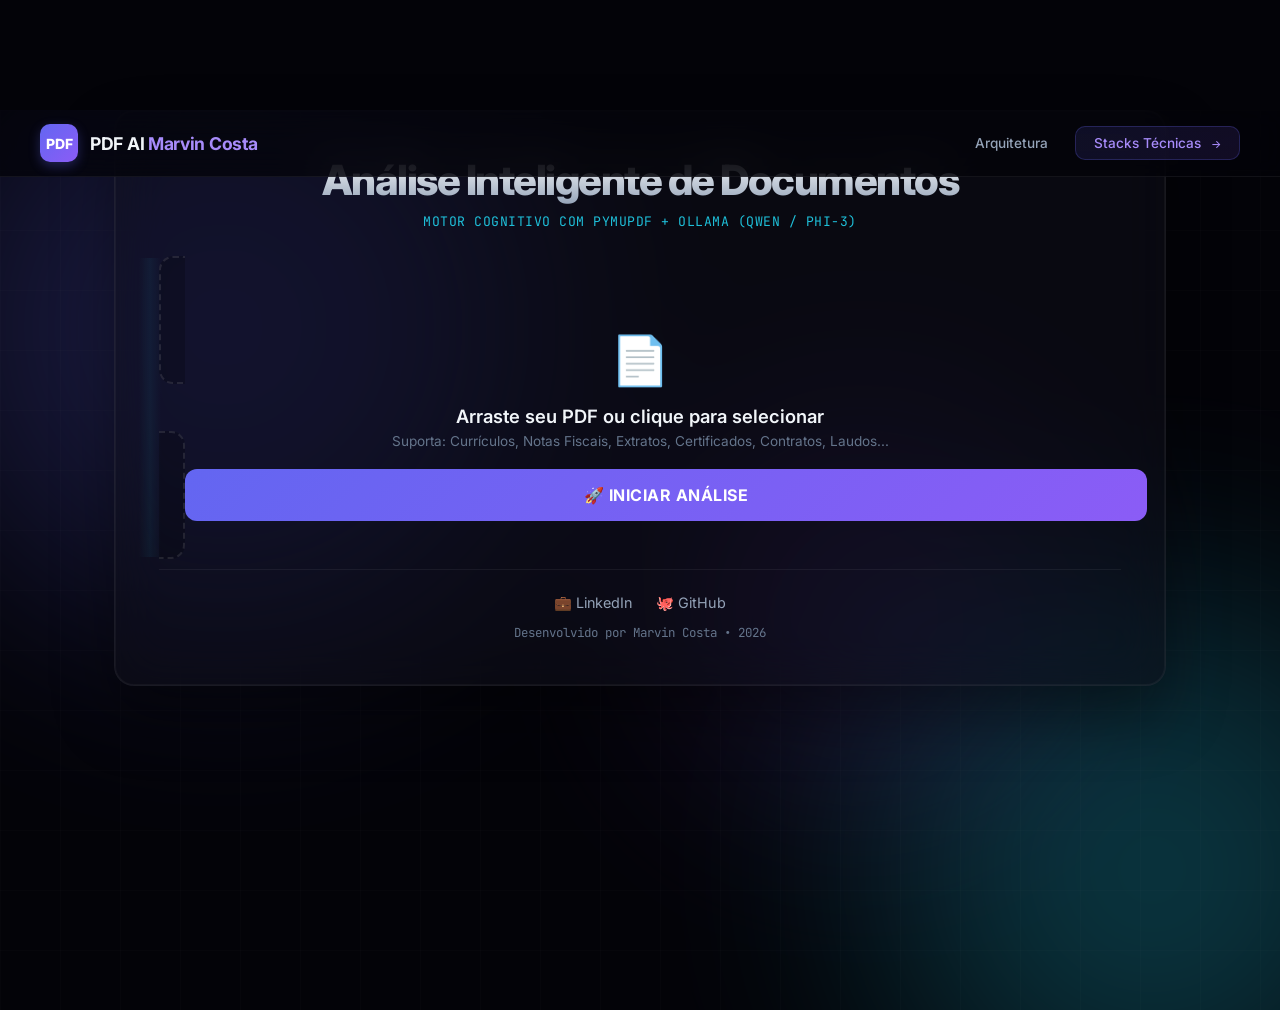
<file: frontend/index.html>
<!DOCTYPE html>
<html lang="pt-BR">

<head>
  <meta charset="UTF-8">
  <meta name="viewport" content="width=device-width, initial-scale=1.0">
  <title>PDF AI — Análise Inteligente de Documentos | Marvin Costa</title>
  <meta name="description" content="Motor de análise inteligente de PDFs com IA local. Classifica, extrai e resume currículos, notas fiscais, contratos e mais.">

  <!-- Fonts -->
  <link rel="preconnect" href="https://fonts.googleapis.com">
  <link rel="preconnect" href="https://fonts.gstatic.com" crossorigin>
  <link href="https://fonts.googleapis.com/css2?family=Inter:wght@300;400;500;600;700;800;900&family=JetBrains+Mono:wght@400;500;700&display=swap" rel="stylesheet">

  <!-- Styles -->
  <link rel="stylesheet" href="assets/css/main.css">
  <link rel="stylesheet" href="assets/css/animations.css">
  <link rel="stylesheet" href="assets/css/components.css">
  <link rel="icon" href="data:image/svg+xml,<svg xmlns=%22http://www.w3.org/2000/svg%22 viewBox=%220 0 100 100%22><text y=%22.9em%22 font-size=%2290%22>📄</text></svg>">
</head>

<body>
  <!-- Aurora Background -->
  <div class="aurora-bg">
    <div class="blob blob-1"></div>
    <div class="blob blob-2"></div>
    <div class="blob blob-3"></div>
  </div>
  <div class="grid-overlay"></div>

  <!-- Navigation -->
  <nav class="navbar">
    <a href="index.html" class="nav-brand">
      <div class="nav-logo">PDF</div>
      <div class="nav-title">PDF AI <span>Marvin Costa</span></div>
    </a>
    <div class="nav-links">
      <a href="arquitetura.html" class="nav-link">Arquitetura</a>
      <a href="stacks.html" class="nav-link stacks">Stacks Técnicas <span class="link-arrow">→</span></a>
    </div>
  </nav>

  <!-- Main Content -->
  <div class="main-wrapper">
    <div class="glass-panel" id="mainCard">
      <header>
        <h1>Análise Inteligente de Documentos</h1>
        <div class="subtitle">Motor Cognitivo com PyMuPDF + Ollama (Qwen / Phi-3)</div>
      </header>

      <div id="statusMsg" class="status-msg"></div>

      <!-- Upload Form -->
      <form id="pdfForm">
        <label class="upload-zone" id="dropZone" for="pdfFile">
          <div class="upload-icon">📄</div>
          <div class="upload-text">Arraste seu PDF ou clique para selecionar</div>
          <div class="upload-hint" id="fileLabel">Suporta: Currículos, Notas Fiscais, Extratos, Certificados, Contratos, Laudos...</div>
        </label>
        <input type="file" id="pdfFile" name="file" accept=".pdf" required>
        <button type="submit" id="submitBtn" class="btn-submit">🚀 Iniciar Análise</button>
      </form>

      <!-- Progress Bar -->
      <div id="progressContainer" class="progress-container">
        <div class="progress-bar">
          <div id="progressFill" class="progress-fill"></div>
        </div>
        <div id="progressLabel" class="progress-label">Iniciando...</div>
      </div>

      <!-- Results HUD -->
      <div id="resultsArea" class="hud-container">
        <!-- Header -->
        <div class="hud-header">
          <div class="hud-meta">
            <div id="docBadge" class="doc-badge">DOCUMENTO</div>
            <div id="methodBadge" class="method-badge ai">🤖 IA</div>
          </div>
          <div id="hudStats" class="hud-stats"></div>
        </div>

        <!-- Summary -->
        <div class="summary-card">
          <span class="hud-label">📝 Resumo da Análise</span>
          <p id="summaryText" class="summary-text">Carregando...</p>
        </div>

        <!-- Data Grid -->
        <div id="hudGrid" class="hud-grid"></div>

        <!-- Actions -->
        <div class="actions-bar">
          <button class="btn-action primary" onclick="copyJSON()">📋 Copiar JSON</button>
          <button class="btn-action" onclick="downloadJSON()">💾 Exportar JSON</button>
          <button class="btn-action" onclick="newAnalysis()">🔄 Nova Análise</button>
        </div>
      </div>

      <!-- Footer -->
      <footer class="site-footer">
        <div class="footer-links">
          <a href="https://linkedin.com/in/marvincost" target="_blank" class="footer-link">💼 LinkedIn</a>
          <a href="https://github.com/marvincoast" target="_blank" class="footer-link">🐙 GitHub</a>
        </div>
        <div class="copyright">Desenvolvido por Marvin Costa • 2026</div>
      </footer>
    </div>
  </div>

  <script src="assets/js/app.js?v=4"></script>
</body>

</html>
</file>
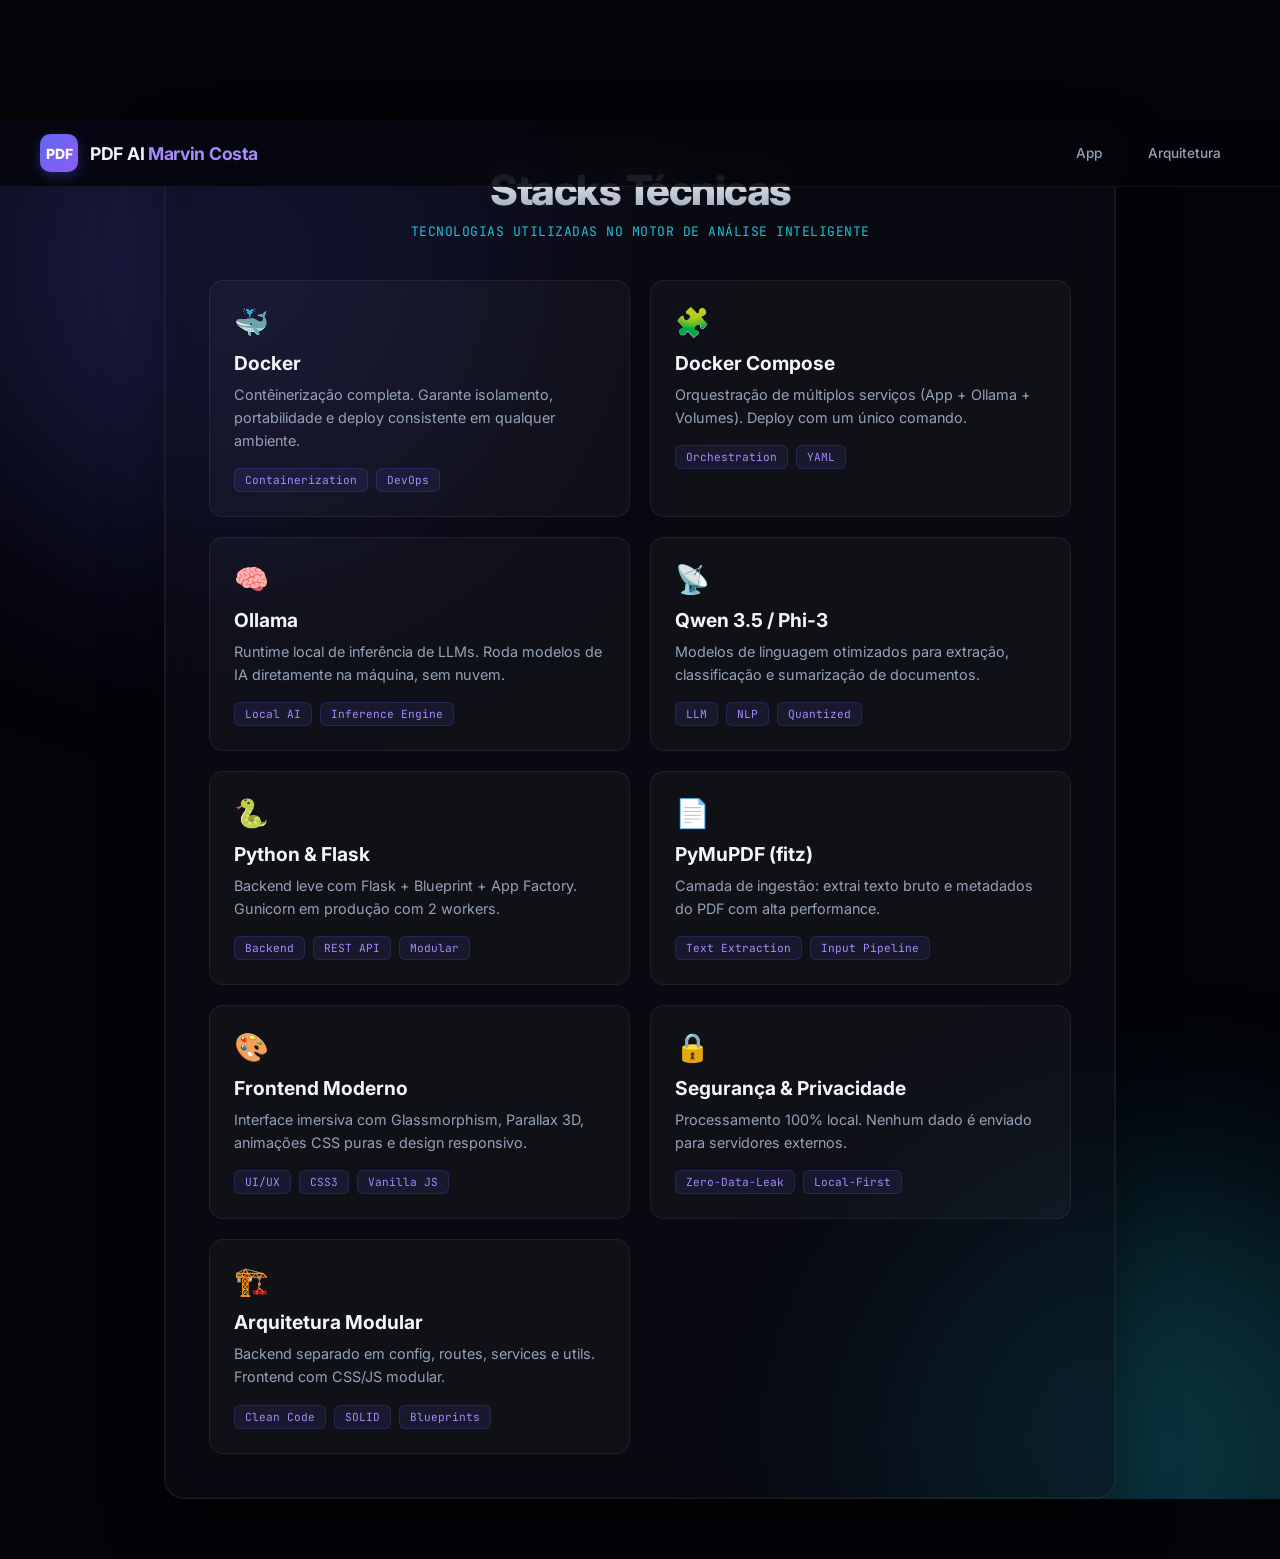
<file: frontend/stacks.html>
<!DOCTYPE html>
<html lang="pt-BR">

<head>
  <meta charset="UTF-8">
  <meta name="viewport" content="width=device-width, initial-scale=1.0">
  <title>Stacks Técnicas — PDF AI | Marvin Costa</title>
  <meta name="description" content="Tecnologias utilizadas no PDF AI: Docker, Ollama, Flask, PyMuPDF e mais.">
  <link rel="preconnect" href="https://fonts.googleapis.com">
  <link rel="preconnect" href="https://fonts.gstatic.com" crossorigin>
  <link href="https://fonts.googleapis.com/css2?family=Inter:wght@300;400;500;600;700;800&family=JetBrains+Mono:wght@400;500&display=swap" rel="stylesheet">
  <link rel="stylesheet" href="assets/css/main.css">
  <link rel="stylesheet" href="assets/css/animations.css">
  <style>
    .container { max-width: 1000px; margin: 120px auto 60px; padding: 0 24px; }

    .grid { display: grid; grid-template-columns: repeat(auto-fit, minmax(280px, 1fr)); gap: 20px; margin-top: 32px; }

    .card {
      background: rgba(255,255,255,0.03); border: 1px solid var(--glass-border);
      border-radius: 14px; padding: 24px; transition: all 0.4s var(--transition-smooth);
      position: relative; overflow: hidden;
    }
    .card:hover { transform: translateY(-6px); border-color: rgba(255,255,255,0.12); background: rgba(255,255,255,0.05); box-shadow: 0 15px 40px rgba(0,0,0,0.3); }
    .card::before { content: ''; position: absolute; top: 0; left: 0; width: 100%; height: 3px; background: linear-gradient(90deg, var(--accent-primary), var(--accent-cyan)); opacity: 0; transition: opacity 0.3s; }
    .card:hover::before { opacity: 1; }

    .card-icon { font-size: 28px; margin-bottom: 12px; }
    .card h3 { font-size: 1.2rem; font-weight: 700; margin-bottom: 8px; }
    .card p { font-size: 0.9rem; color: var(--text-secondary); line-height: 1.6; }

    .tags { display: flex; flex-wrap: wrap; gap: 8px; margin-top: 16px; }
    .tag {
      padding: 4px 10px; background: rgba(99,102,241,0.1);
      border: 1px solid rgba(99,102,241,0.2); border-radius: 6px;
      font-size: 0.7rem; color: var(--accent-glow); font-family: var(--font-mono);
    }

    @media(max-width:768px) { .container { margin-top: 110px; } }
  </style>
</head>

<body>
  <div class="aurora-bg"><div class="blob blob-1"></div><div class="blob blob-2"></div></div>

  <nav class="navbar">
    <a href="index.html" class="nav-brand">
      <div class="nav-logo">PDF</div><div class="nav-title">PDF AI <span>Marvin Costa</span></div>
    </a>
    <div class="nav-links">
      <a href="index.html" class="nav-link">App</a>
      <a href="arquitetura.html" class="nav-link">Arquitetura</a>
    </div>
  </nav>

  <div class="container">
    <div class="glass-panel page-enter">
      <header><h1>Stacks Técnicas</h1><div class="subtitle">Tecnologias utilizadas no motor de análise inteligente</div></header>

      <div class="grid">
        <div class="card"><div class="card-icon">🐳</div><h3>Docker</h3><p>Contêinerização completa. Garante isolamento, portabilidade e deploy consistente em qualquer ambiente.</p><div class="tags"><span class="tag">Containerization</span><span class="tag">DevOps</span></div></div>
        <div class="card"><div class="card-icon">🧩</div><h3>Docker Compose</h3><p>Orquestração de múltiplos serviços (App + Ollama + Volumes). Deploy com um único comando.</p><div class="tags"><span class="tag">Orchestration</span><span class="tag">YAML</span></div></div>
        <div class="card"><div class="card-icon">🧠</div><h3>Ollama</h3><p>Runtime local de inferência de LLMs. Roda modelos de IA diretamente na máquina, sem nuvem.</p><div class="tags"><span class="tag">Local AI</span><span class="tag">Inference Engine</span></div></div>
        <div class="card"><div class="card-icon">📡</div><h3>Qwen 3.5 / Phi-3</h3><p>Modelos de linguagem otimizados para extração, classificação e sumarização de documentos.</p><div class="tags"><span class="tag">LLM</span><span class="tag">NLP</span><span class="tag">Quantized</span></div></div>
        <div class="card"><div class="card-icon">🐍</div><h3>Python & Flask</h3><p>Backend leve com Flask + Blueprint + App Factory. Gunicorn em produção com 2 workers.</p><div class="tags"><span class="tag">Backend</span><span class="tag">REST API</span><span class="tag">Modular</span></div></div>
        <div class="card"><div class="card-icon">📄</div><h3>PyMuPDF (fitz)</h3><p>Camada de ingestão: extrai texto bruto e metadados do PDF com alta performance.</p><div class="tags"><span class="tag">Text Extraction</span><span class="tag">Input Pipeline</span></div></div>
        <div class="card"><div class="card-icon">🎨</div><h3>Frontend Moderno</h3><p>Interface imersiva com Glassmorphism, Parallax 3D, animações CSS puras e design responsivo.</p><div class="tags"><span class="tag">UI/UX</span><span class="tag">CSS3</span><span class="tag">Vanilla JS</span></div></div>
        <div class="card"><div class="card-icon">🔒</div><h3>Segurança & Privacidade</h3><p>Processamento 100% local. Nenhum dado é enviado para servidores externos.</p><div class="tags"><span class="tag">Zero-Data-Leak</span><span class="tag">Local-First</span></div></div>
        <div class="card"><div class="card-icon">🏗️</div><h3>Arquitetura Modular</h3><p>Backend separado em config, routes, services e utils. Frontend com CSS/JS modular.</p><div class="tags"><span class="tag">Clean Code</span><span class="tag">SOLID</span><span class="tag">Blueprints</span></div></div>
      </div>
    </div>
  </div>

  <script>
    document.querySelectorAll('.nav-link').forEach(link => {
      link.addEventListener('click', function(e) {
        if (this.getAttribute('href').endsWith('.html')) {
          e.preventDefault();
          document.body.classList.add('page-exit');
          setTimeout(() => window.location.href = this.getAttribute('href'), 500);
        }
      });
    });
  </script>
</body>
</html>
</file>
<file: frontend/assets/css/main.css>
/* ═══════════════════════════════════════
   PDF AI — Main CSS (Design System)
   ═══════════════════════════════════════ */

/* === TOKENS === */
:root {
  --bg-deep: #030308;
  --bg-card: rgba(15, 15, 25, 0.55);
  --bg-card-hover: rgba(255, 255, 255, 0.05);
  --glass-border: rgba(255, 255, 255, 0.06);
  --glass-border-hover: rgba(255, 255, 255, 0.14);
  --accent-primary: #6366f1;
  --accent-secondary: #8b5cf6;
  --accent-glow: #a78bfa;
  --accent-cyan: #22d3ee;
  --accent-emerald: #34d399;
  --accent-amber: #fbbf24;
  --accent-pink: #f472b6;
  --text-primary: #f1f5f9;
  --text-secondary: #94a3b8;
  --text-muted: #64748b;
  --success: #34d399;
  --error: #f87171;
  --warning: #fbbf24;
  --radius-xl: 24px;
  --radius-lg: 20px;
  --radius-md: 14px;
  --radius-sm: 8px;
  --transition-smooth: cubic-bezier(0.16, 1, 0.3, 1);
  --shadow-xl: 0 30px 60px rgba(0, 0, 0, 0.4), inset 0 0 0 1px rgba(255, 255, 255, 0.04);
  --shadow-card: 0 8px 32px rgba(0, 0, 0, 0.3);
  --font-sans: 'Inter', system-ui, sans-serif;
  --font-mono: 'JetBrains Mono', 'Fira Code', monospace;
}

/* === RESET === */
*, *::before, *::after {
  margin: 0; padding: 0; box-sizing: border-box;
}

body {
  font-family: var(--font-sans);
  background: var(--bg-deep);
  color: var(--text-primary);
  min-height: 100vh;
  overflow-x: hidden;
  perspective: 1200px;
  -webkit-font-smoothing: antialiased;
}

/* === AURORA BACKGROUND === */
.aurora-bg {
  position: fixed; top: 0; left: 0; width: 100%; height: 100%;
  z-index: -2; overflow: hidden; pointer-events: none;
}

.blob {
  position: absolute; border-radius: 50%; filter: blur(100px); opacity: 0.3;
}

.blob-1 {
  top: -15%; left: -10%; width: 55vw; height: 55vw;
  background: radial-gradient(circle, var(--accent-primary), transparent);
  animation: drift1 25s infinite ease-in-out;
}

.blob-2 {
  bottom: -20%; right: -15%; width: 50vw; height: 50vw;
  background: radial-gradient(circle, var(--accent-cyan), transparent);
  animation: drift2 30s infinite ease-in-out;
}

.blob-3 {
  top: 30%; left: 50%; width: 35vw; height: 35vw;
  background: radial-gradient(circle, var(--accent-secondary), transparent);
  animation: drift3 22s infinite ease-in-out;
  opacity: 0.2;
}

.grid-overlay {
  position: fixed; top: 0; left: 0; width: 100%; height: 100%;
  background-image:
    linear-gradient(rgba(255,255,255,0.012) 1px, transparent 1px),
    linear-gradient(90deg, rgba(255,255,255,0.012) 1px, transparent 1px);
  background-size: 60px 60px;
  z-index: -1; pointer-events: none;
}

/* === NAVBAR === */
.navbar {
  position: fixed; top: 0; left: 0; right: 0; z-index: 100;
  padding: 14px 40px;
  display: flex; align-items: center; justify-content: space-between;
  background: rgba(3, 3, 8, 0.75);
  backdrop-filter: blur(24px) saturate(120%);
  border-bottom: 1px solid var(--glass-border);
}

.nav-brand {
  display: flex; align-items: center; gap: 12px;
  text-decoration: none; color: var(--text-primary);
}

.nav-logo {
  width: 38px; height: 38px;
  background: linear-gradient(135deg, var(--accent-primary), var(--accent-secondary));
  border-radius: 10px;
  display: flex; align-items: center; justify-content: center;
  font-weight: 800; color: white; font-size: 14px;
  box-shadow: 0 4px 12px rgba(99, 102, 241, 0.3);
}

.nav-title {
  font-size: 1.1rem; font-weight: 700; letter-spacing: -0.3px;
}
.nav-title span { color: var(--accent-glow); }

.nav-links { display: flex; gap: 8px; }

.nav-link {
  padding: 8px 18px; border-radius: 10px;
  font-size: 0.85rem; font-weight: 500;
  color: var(--text-secondary); text-decoration: none;
  transition: all 0.3s var(--transition-smooth);
  border: 1px solid transparent; cursor: pointer;
}

.nav-link:hover {
  color: var(--text-primary);
  background: rgba(255,255,255,0.05);
  border-color: var(--glass-border-hover);
}

.nav-link.active,
.nav-link.stacks {
  background: linear-gradient(135deg, rgba(99,102,241,0.12), rgba(139,92,246,0.12));
  border-color: rgba(99,102,241,0.25);
  color: var(--accent-glow);
}

.nav-link.stacks:hover {
  background: linear-gradient(135deg, rgba(99,102,241,0.2), rgba(139,92,246,0.2));
  border-color: rgba(99,102,241,0.4);
  transform: translateY(-1px);
  box-shadow: 0 4px 20px rgba(99,102,241,0.15);
}

.link-arrow {
  margin-left: 6px; font-size: 0.8em; transition: transform 0.3s;
}
.nav-link:hover .link-arrow { transform: translateX(3px); }

/* === GLASS PANEL === */
.main-wrapper {
  max-width: 1100px; margin: 110px auto 40px; padding: 0 24px;
}

.glass-panel {
  background: var(--bg-card);
  backdrop-filter: blur(24px) saturate(130%);
  border: 1px solid var(--glass-border);
  border-radius: var(--radius-lg);
  box-shadow: var(--shadow-xl);
  padding: 44px;
  transform-style: preserve-3d;
  transition: transform 0.15s ease-out;
}

header {
  text-align: center; margin-bottom: 40px;
  transform: translateZ(40px);
}

h1 {
  font-size: 2.6rem; font-weight: 800; letter-spacing: -1.5px;
  background: linear-gradient(180deg, #fff 0%, #94a3b8 100%);
  -webkit-background-clip: text;
  -webkit-text-fill-color: transparent;
  background-clip: text;
  margin-bottom: 8px;
}

.subtitle {
  font-family: var(--font-mono);
  font-size: 0.82rem;
  color: var(--accent-cyan);
  letter-spacing: 0.5px;
  text-transform: uppercase;
  opacity: 0.9;
  margin-top: 8px;
}

/* === FOOTER === */
.site-footer {
  text-align: center; margin-top: 48px;
  padding-top: 24px;
  border-top: 1px solid var(--glass-border);
  transform: translateZ(20px);
}

.footer-links {
  display: flex; justify-content: center; gap: 24px; margin-bottom: 12px;
}

.footer-link {
  color: var(--text-secondary); text-decoration: none;
  font-size: 0.9rem; transition: color 0.3s;
  display: flex; align-items: center; gap: 6px;
}
.footer-link:hover { color: var(--accent-glow); }

.copyright {
  font-size: 0.78rem; color: var(--text-muted);
  font-family: var(--font-mono);
}

/* === RESPONSIVE === */
@media (max-width: 768px) {
  h1 { font-size: 1.9rem; }
  .glass-panel { padding: 24px; }
  .navbar { padding: 14px 20px; }
  .main-wrapper { margin-top: 100px; }
  .nav-links { gap: 4px; }
  .nav-link { padding: 6px 12px; font-size: 0.8rem; }
}
</file>
<file: frontend/assets/css/animations.css>
/* ═══════════════════════════════════════
   PDF AI — Animations
   ═══════════════════════════════════════ */

/* Aurora drifts */
@keyframes drift1 {
  0%, 100% { transform: translate(0,0) scale(1) }
  50%      { transform: translate(60px,40px) scale(1.1) }
}

@keyframes drift2 {
  0%, 100% { transform: translate(0,0) scale(1) }
  50%      { transform: translate(-40px,-60px) scale(1.05) }
}

@keyframes drift3 {
  0%, 100% { transform: translate(0,0) scale(1) }
  50%      { transform: translate(-30px,50px) scale(1.15) }
}

/* Page transitions */
.page-enter {
  animation: enterPage 0.6s var(--transition-smooth) forwards;
}

.page-exit {
  animation: exitPage 0.6s var(--transition-smooth) forwards;
}

@keyframes enterPage {
  0%   { opacity: 0; transform: perspective(1200px) rotateY(25deg) scale(0.92); }
  100% { opacity: 1; transform: perspective(1200px) rotateY(0deg) scale(1); }
}

@keyframes exitPage {
  0%   { opacity: 1; transform: perspective(1200px) rotateY(0deg) scale(1); }
  100% { opacity: 0; transform: perspective(1200px) rotateY(-25deg) scale(0.92); }
}

/* HUD cards entrance */
@keyframes hudIn {
  from { opacity: 0; transform: translateZ(0) translateY(30px); }
  to   { opacity: 1; transform: translateZ(50px) translateY(0); }
}

/* Progress bar */
@keyframes progressPulse {
  0%   { background-position: 0% 50%; }
  100% { background-position: 200% 50%; }
}

/* Skeleton loading */
@keyframes shimmer {
  0%   { background-position: -200% 0; }
  100% { background-position: 200% 0; }
}

/* Glow pulse for active elements */
@keyframes glowPulse {
  0%, 100% { box-shadow: 0 0 20px rgba(99,102,241,0.2); }
  50%      { box-shadow: 0 0 40px rgba(99,102,241,0.4); }
}

/* Spin for loading indicators */
@keyframes spin {
  0%   { transform: rotate(0deg); }
  100% { transform: rotate(360deg); }
}

/* Float animation for icons */
@keyframes float {
  0%, 100% { transform: translateY(0); }
  50%      { transform: translateY(-6px); }
}

/* Typing dots animation */
.loading-dots::after {
  content: '';
  animation: dots 1.5s steps(4, end) infinite;
}

@keyframes dots {
  0%, 20% { content: ''; }
  40%     { content: '.'; }
  60%     { content: '..'; }
  80%, 100% { content: '...'; }
}
</file>
<file: frontend/assets/css/components.css>
/* ═══════════════════════════════════════
   PDF AI — Components (Index Page)
   ═══════════════════════════════════════ */

/* === UPLOAD ZONE === */
.upload-zone {
  border: 2px dashed rgba(255, 255, 255, 0.1);
  border-radius: var(--radius-md);
  padding: 52px 24px;
  text-align: center;
  cursor: pointer;
  transition: all 0.4s var(--transition-smooth);
  background: rgba(0, 0, 0, 0.2);
  transform: translateZ(20px);
  position: relative;
  overflow: hidden;
}

.upload-zone::before {
  content: '';
  position: absolute; top: 0; left: -100%; width: 100%; height: 100%;
  background: linear-gradient(90deg, transparent, rgba(34, 211, 238, 0.06), transparent);
  transition: left 0.6s;
}

.upload-zone:hover::before { left: 100%; }

.upload-zone:hover,
.upload-zone.dragover {
  border-color: var(--accent-cyan);
  background: rgba(34, 211, 238, 0.04);
  box-shadow: 0 0 40px rgba(34, 211, 238, 0.1);
  transform: translateZ(25px) scale(1.01);
}

.upload-icon { font-size: 48px; margin-bottom: 16px; animation: float 3s ease-in-out infinite; }
.upload-text { font-size: 1.15rem; font-weight: 600; margin-bottom: 6px; }
.upload-hint { font-size: 0.85rem; color: var(--text-muted); }
.upload-selected { color: var(--accent-emerald); font-weight: 600; }

input[type="file"] { display: none; }

/* === SUBMIT BUTTON === */
.btn-submit {
  width: 100%; padding: 16px; border: none;
  border-radius: 12px;
  background: linear-gradient(135deg, var(--accent-primary), var(--accent-secondary));
  color: white;
  font-family: var(--font-sans);
  font-size: 1rem; font-weight: 700;
  letter-spacing: 0.5px;
  cursor: pointer;
  transition: all 0.3s var(--transition-smooth);
  text-transform: uppercase;
  margin-top: 20px;
  transform: translateZ(30px);
  position: relative;
  overflow: hidden;
}

.btn-submit::after {
  content: '';
  position: absolute; top: 0; left: -100%; width: 100%; height: 100%;
  background: linear-gradient(90deg, transparent, rgba(255,255,255,0.15), transparent);
  transition: left 0.5s;
}
.btn-submit:hover::after { left: 100%; }

.btn-submit:hover:not(:disabled) {
  transform: translateZ(35px) scale(1.02);
  box-shadow: 0 10px 30px rgba(99, 102, 241, 0.35);
}

.btn-submit:disabled {
  opacity: 0.5; cursor: not-allowed; filter: grayscale(0.8);
}

.btn-submit.processing {
  animation: glowPulse 2s infinite;
}

/* === PROGRESS BAR === */
.progress-container {
  display: none;
  margin: 24px 0 8px;
  transform: translateZ(30px);
}

.progress-bar {
  height: 4px;
  border-radius: 4px;
  background: rgba(255,255,255,0.06);
  overflow: hidden;
}

.progress-fill {
  height: 100%;
  border-radius: 4px;
  width: 0%;
  background: linear-gradient(90deg, var(--accent-primary), var(--accent-cyan), var(--accent-primary));
  background-size: 200% 100%;
  animation: progressPulse 1.5s linear infinite;
  transition: width 0.5s var(--transition-smooth);
}

.progress-label {
  font-family: var(--font-mono);
  font-size: 0.75rem;
  color: var(--text-muted);
  margin-top: 8px;
  text-align: center;
}

/* === STATUS MESSAGE === */
.status-msg {
  text-align: center; margin-bottom: 20px;
  font-family: var(--font-mono);
  font-size: 0.85rem; min-height: 20px;
}
.status-msg.info { color: var(--accent-cyan); }
.status-msg.error { color: var(--error); }
.status-msg.success { color: var(--success); }

/* === RESULTS HUD === */
.hud-container {
  display: none; flex-direction: column; gap: 20px;
  transform: translateZ(50px);
  animation: hudIn 0.7s var(--transition-smooth);
  margin-top: 32px;
}

.hud-header {
  display: flex; justify-content: space-between; align-items: center;
  flex-wrap: wrap; gap: 12px;
  padding-bottom: 16px;
  border-bottom: 1px solid var(--glass-border);
}

.hud-meta {
  display: flex; gap: 12px; align-items: center; flex-wrap: wrap;
}

.doc-badge {
  padding: 6px 14px;
  background: rgba(34,211,238,0.1);
  color: var(--accent-cyan);
  border: 1px solid rgba(34,211,238,0.25);
  border-radius: 20px;
  font-family: var(--font-mono);
  font-size: 0.75rem; letter-spacing: 0.5px;
  font-weight: 600;
}

.method-badge {
  padding: 4px 10px;
  border-radius: 16px;
  font-family: var(--font-mono);
  font-size: 0.7rem;
  font-weight: 600;
}

.method-badge.ai {
  background: rgba(52,211,153,0.1);
  color: var(--accent-emerald);
  border: 1px solid rgba(52,211,153,0.25);
}

.method-badge.fallback {
  background: rgba(251,191,36,0.1);
  color: var(--accent-amber);
  border: 1px solid rgba(251,191,36,0.25);
}

.hud-stats {
  display: flex; gap: 16px; align-items: center;
}

.stat {
  font-family: var(--font-mono);
  font-size: 0.78rem;
  color: var(--text-muted);
}
.stat-value { color: var(--text-secondary); font-weight: 600; }

/* === SUMMARY CARD (Full Width) === */
.summary-card {
  background: linear-gradient(135deg, rgba(99,102,241,0.08), rgba(139,92,246,0.06));
  border: 1px solid rgba(99,102,241,0.2);
  border-radius: 14px;
  padding: 24px;
}

.summary-card .hud-label {
  color: var(--accent-glow);
}

.summary-text {
  font-size: 0.95rem;
  line-height: 1.7;
  color: var(--text-secondary);
}

/* === HUD Grid === */
.hud-grid {
  display: grid;
  grid-template-columns: repeat(auto-fit, minmax(280px, 1fr));
  gap: 14px;
}

.hud-card {
  background: rgba(255,255,255,0.03);
  border: 1px solid var(--glass-border);
  border-radius: 12px;
  padding: 20px;
  transition: all 0.3s var(--transition-smooth);
}

.hud-card:hover {
  background: var(--bg-card-hover);
  border-color: var(--glass-border-hover);
  transform: translateY(-3px);
}

.hud-label {
  font-size: 0.7rem; color: var(--text-muted);
  text-transform: uppercase; letter-spacing: 1px;
  margin-bottom: 10px; display: block;
}

.hud-value {
  font-family: var(--font-mono);
  font-size: 0.95rem;
  color: var(--text-primary);
  line-height: 1.6;
  word-break: break-word;
}

.hud-list { list-style: none; }
.hud-list li {
  font-family: var(--font-mono);
  font-size: 0.82rem; color: #cbd5e1;
  margin-bottom: 6px; padding: 4px 0 4px 14px;
  border-left: 2px solid var(--accent-secondary);
  transition: border-color 0.3s;
}
.hud-list li:hover { border-color: var(--accent-cyan); }

/* Entity tags */
.entity-tags {
  display: flex; flex-wrap: wrap; gap: 6px; margin-top: 8px;
}

.entity-tag {
  padding: 3px 10px;
  background: rgba(99,102,241,0.1);
  border: 1px solid rgba(99,102,241,0.2);
  border-radius: 6px;
  font-family: var(--font-mono);
  font-size: 0.72rem;
  color: var(--accent-glow);
}

/* === ACTION BUTTONS === */
.actions-bar {
  display: flex; gap: 10px; margin-top: 8px; flex-wrap: wrap;
}

.btn-action {
  flex: 1; min-width: 140px;
  padding: 10px 16px; border: 1px solid var(--glass-border);
  background: rgba(255,255,255,0.03);
  border-radius: 10px;
  color: var(--text-secondary);
  font-family: var(--font-sans);
  font-size: 0.85rem; font-weight: 600;
  cursor: pointer;
  transition: all 0.3s var(--transition-smooth);
  display: flex; align-items: center; justify-content: center; gap: 6px;
}

.btn-action:hover {
  background: rgba(255,255,255,0.07);
  border-color: var(--glass-border-hover);
  color: var(--text-primary);
  transform: translateY(-2px);
}

.btn-action.primary {
  background: linear-gradient(135deg, rgba(99,102,241,0.15), rgba(139,92,246,0.15));
  border-color: rgba(99,102,241,0.3);
  color: var(--accent-glow);
}

/* === KEY FINDINGS LIST === */
.findings-list { list-style: none; }
.findings-list li {
  position: relative;
  padding: 8px 0 8px 24px;
  font-size: 0.88rem;
  color: var(--text-secondary);
  line-height: 1.5;
}
.findings-list li::before {
  content: '→';
  position: absolute; left: 0;
  color: var(--accent-cyan);
  font-weight: 700;
}

/* === RESPONSIVE === */
@media (max-width: 768px) {
  .hud-grid { grid-template-columns: 1fr; }
  .hud-header { flex-direction: column; align-items: flex-start; }
  .actions-bar { flex-direction: column; }
  .btn-action { min-width: unset; }
}
</file>
